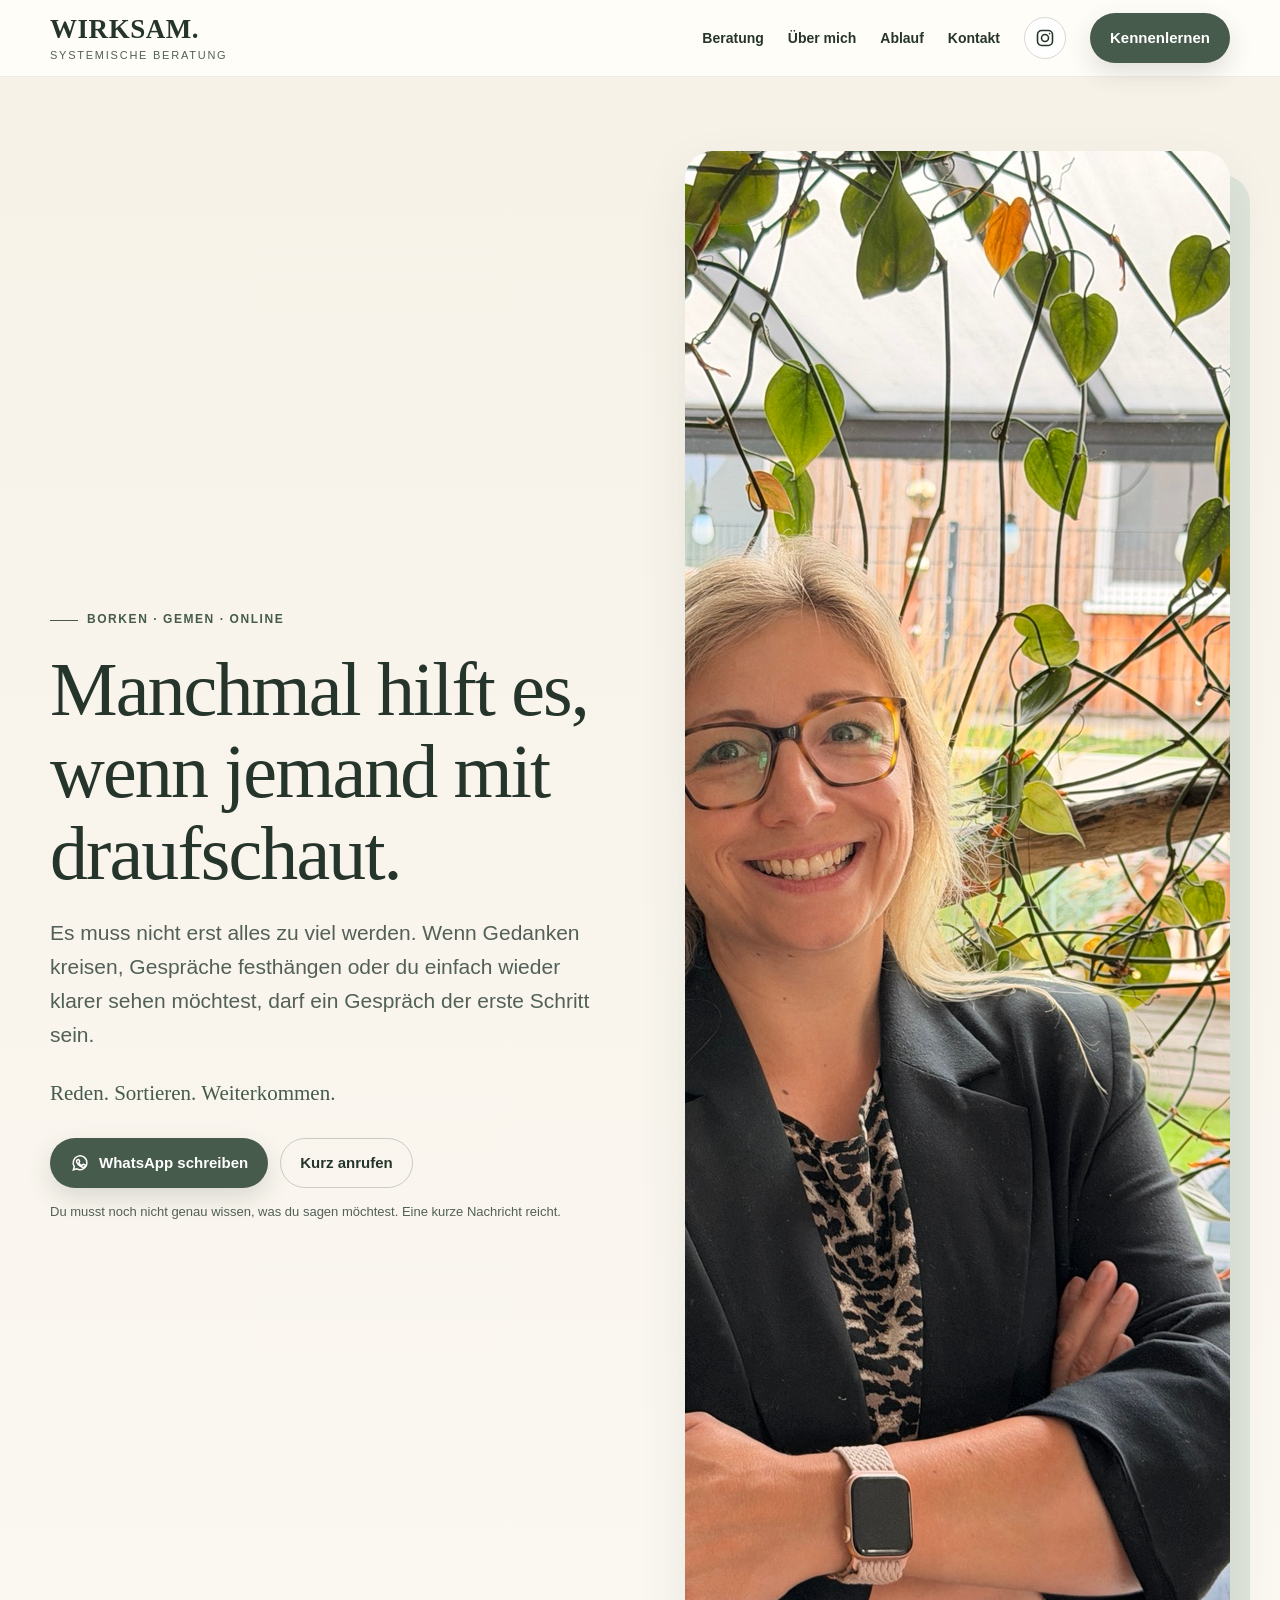
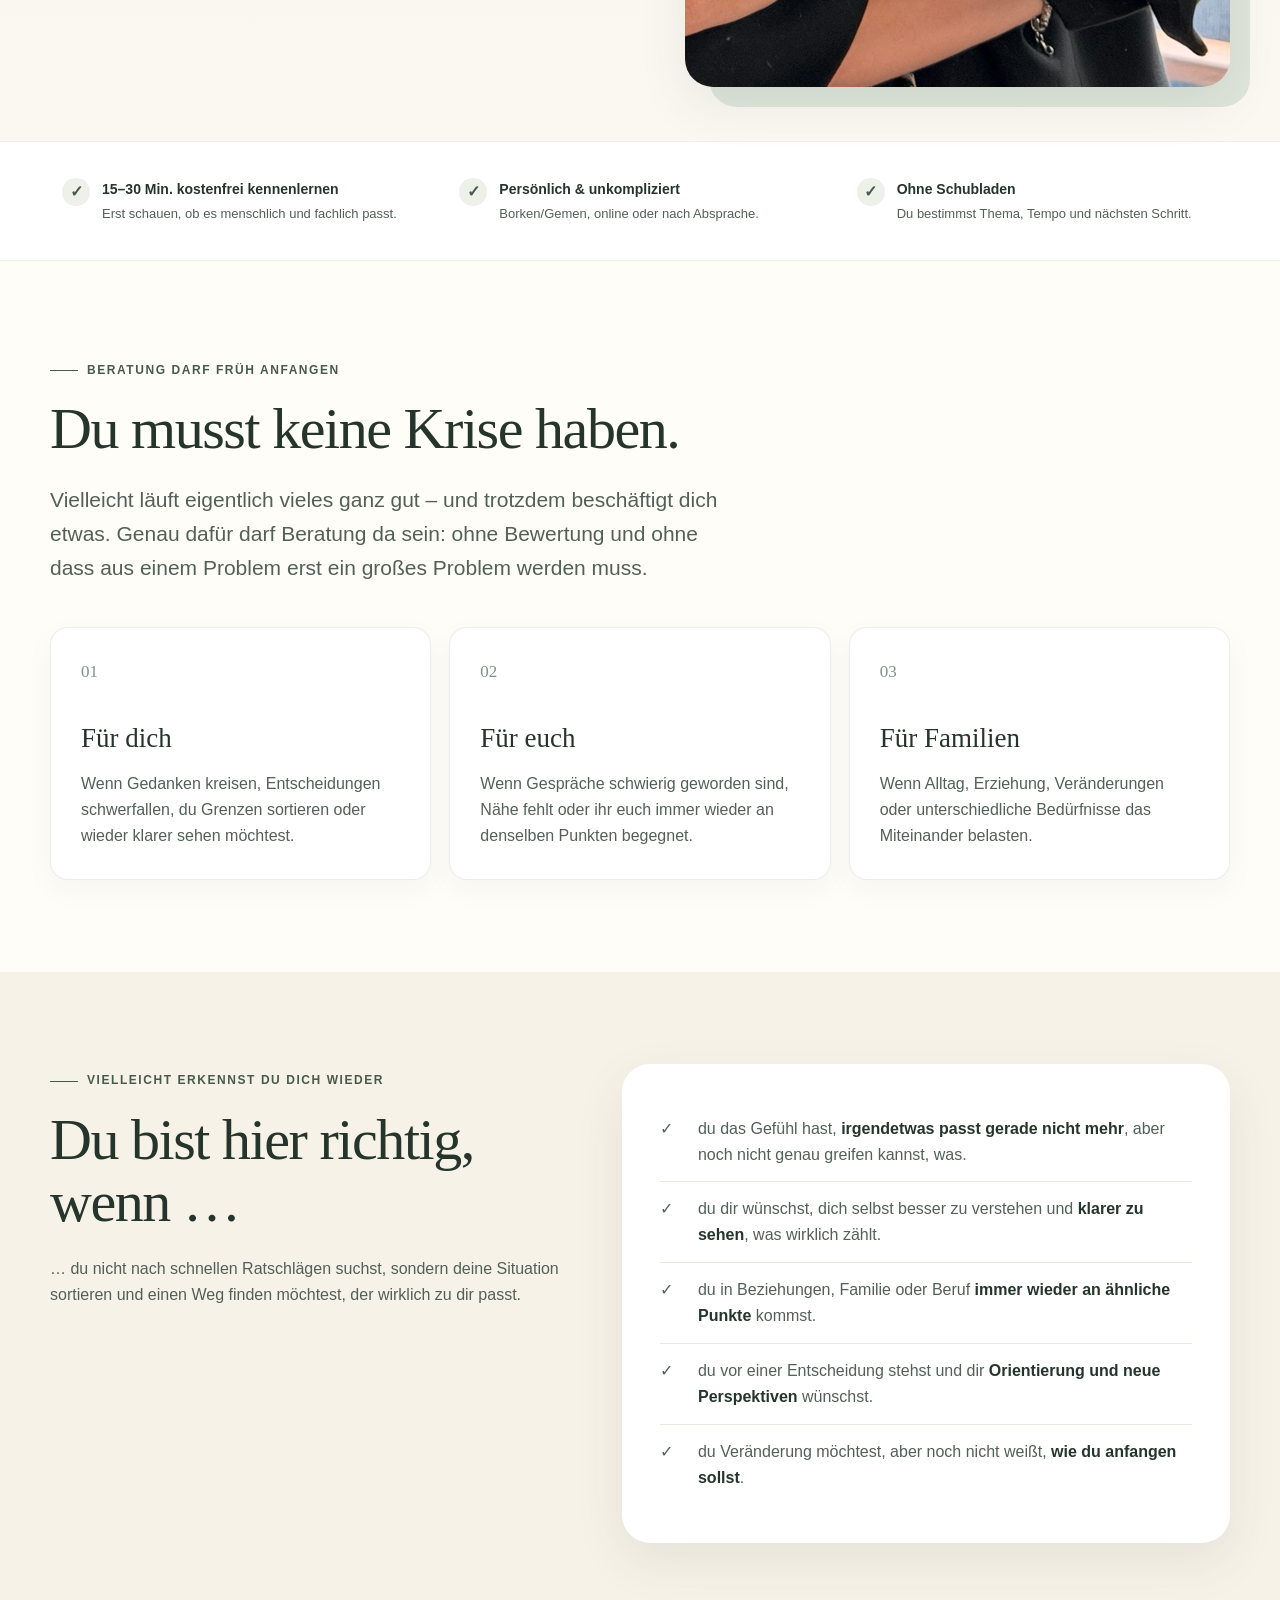
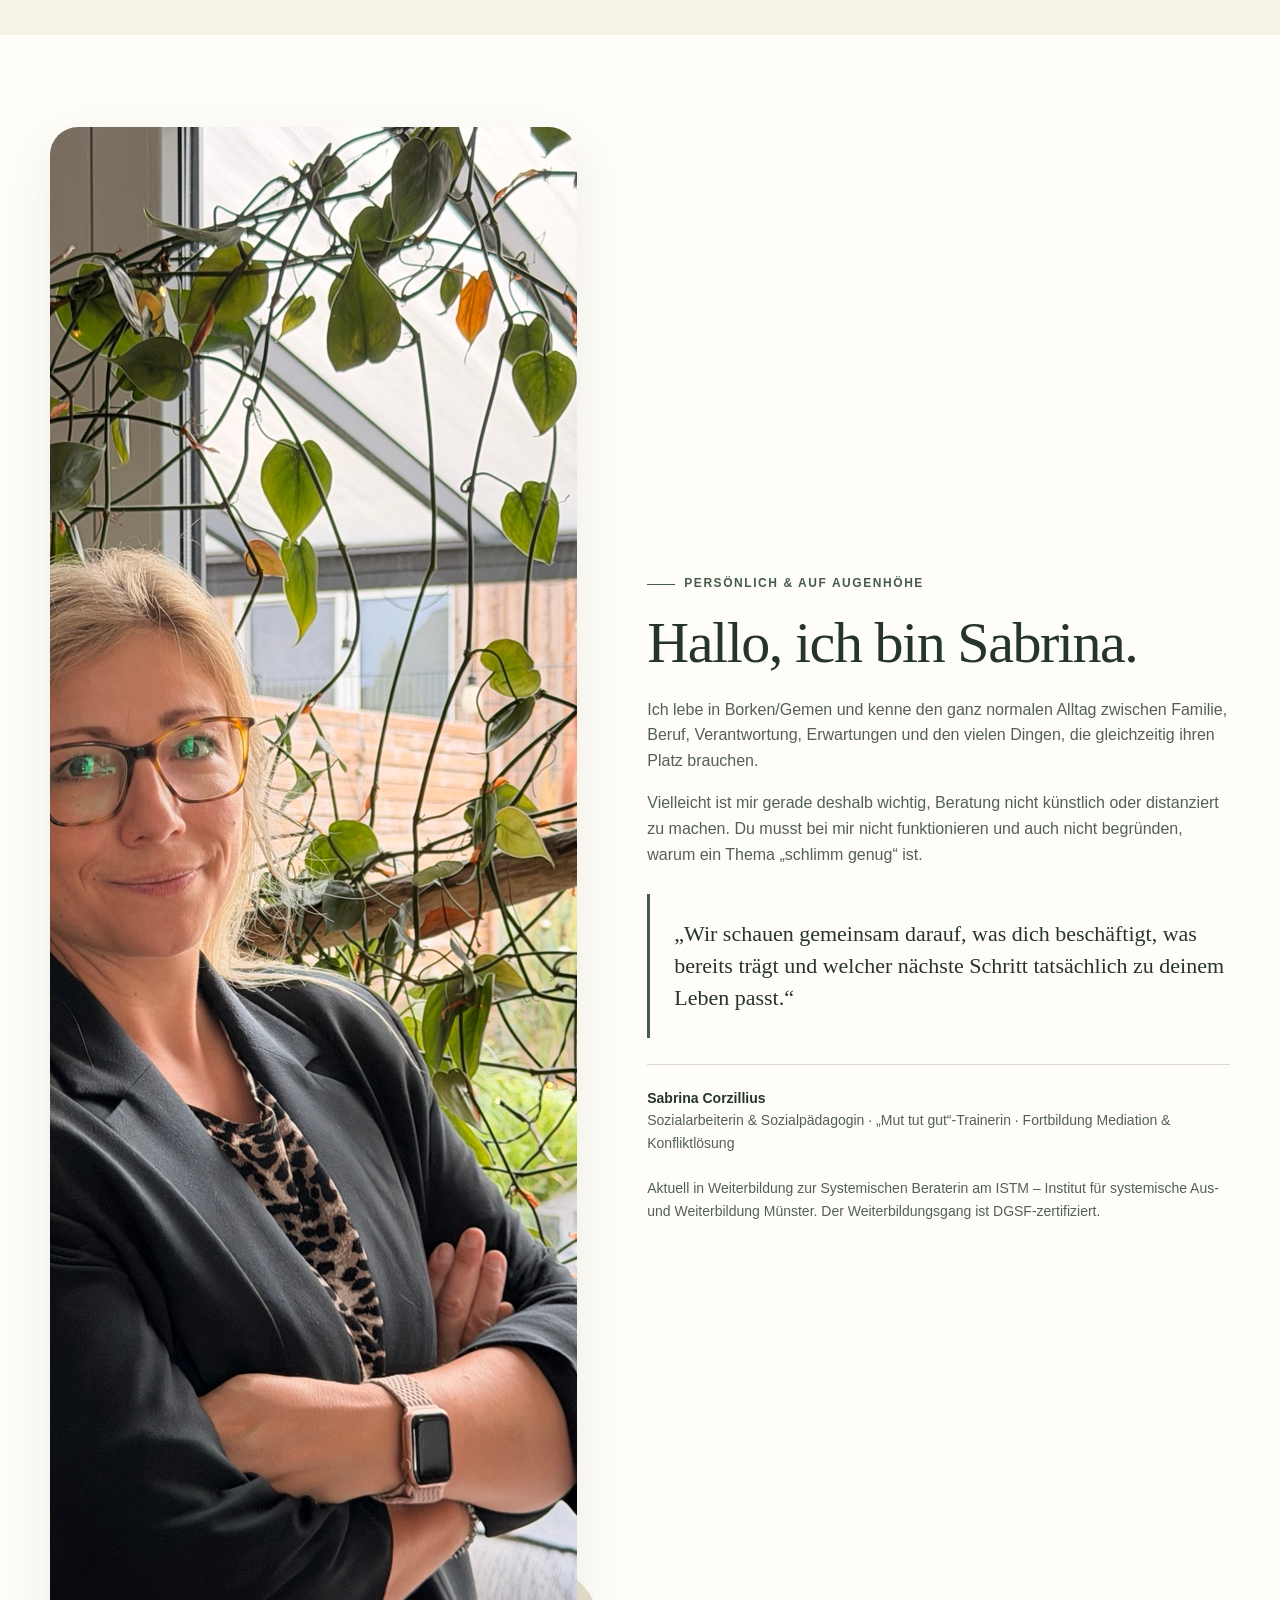
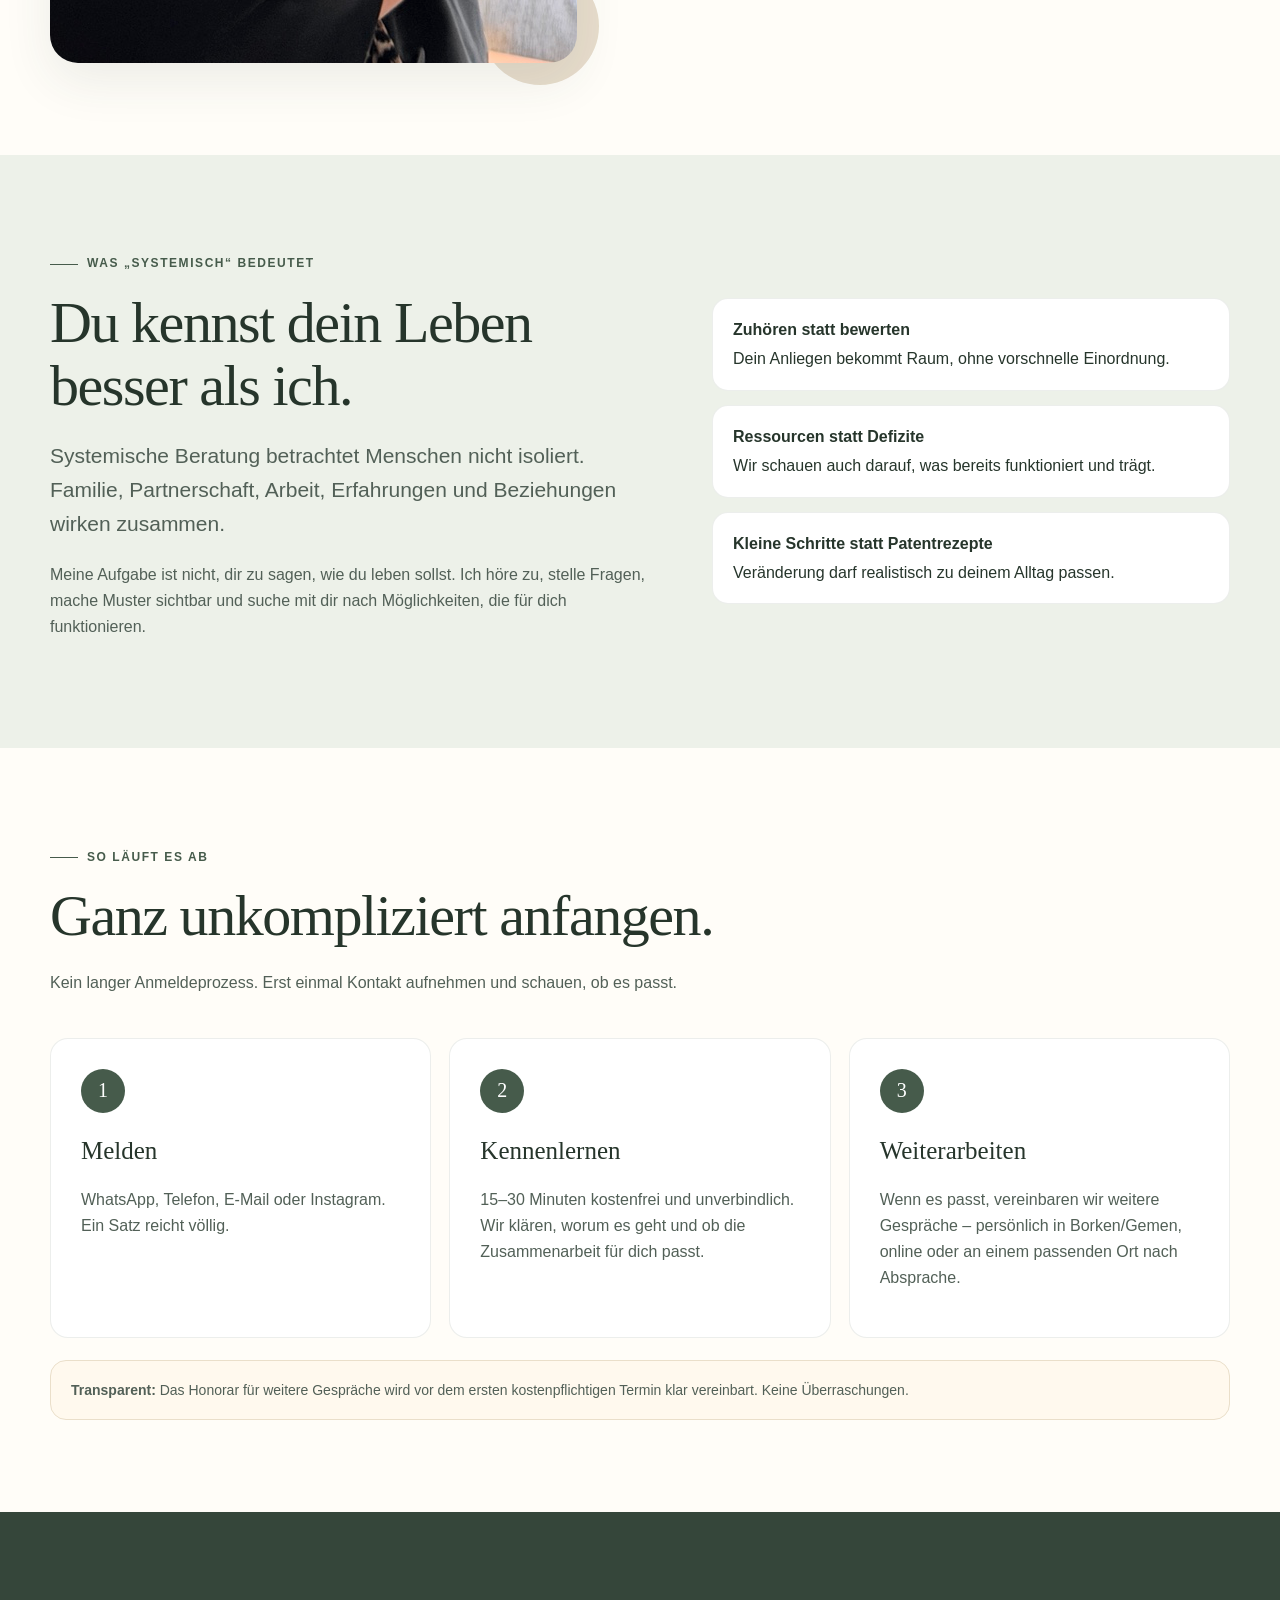
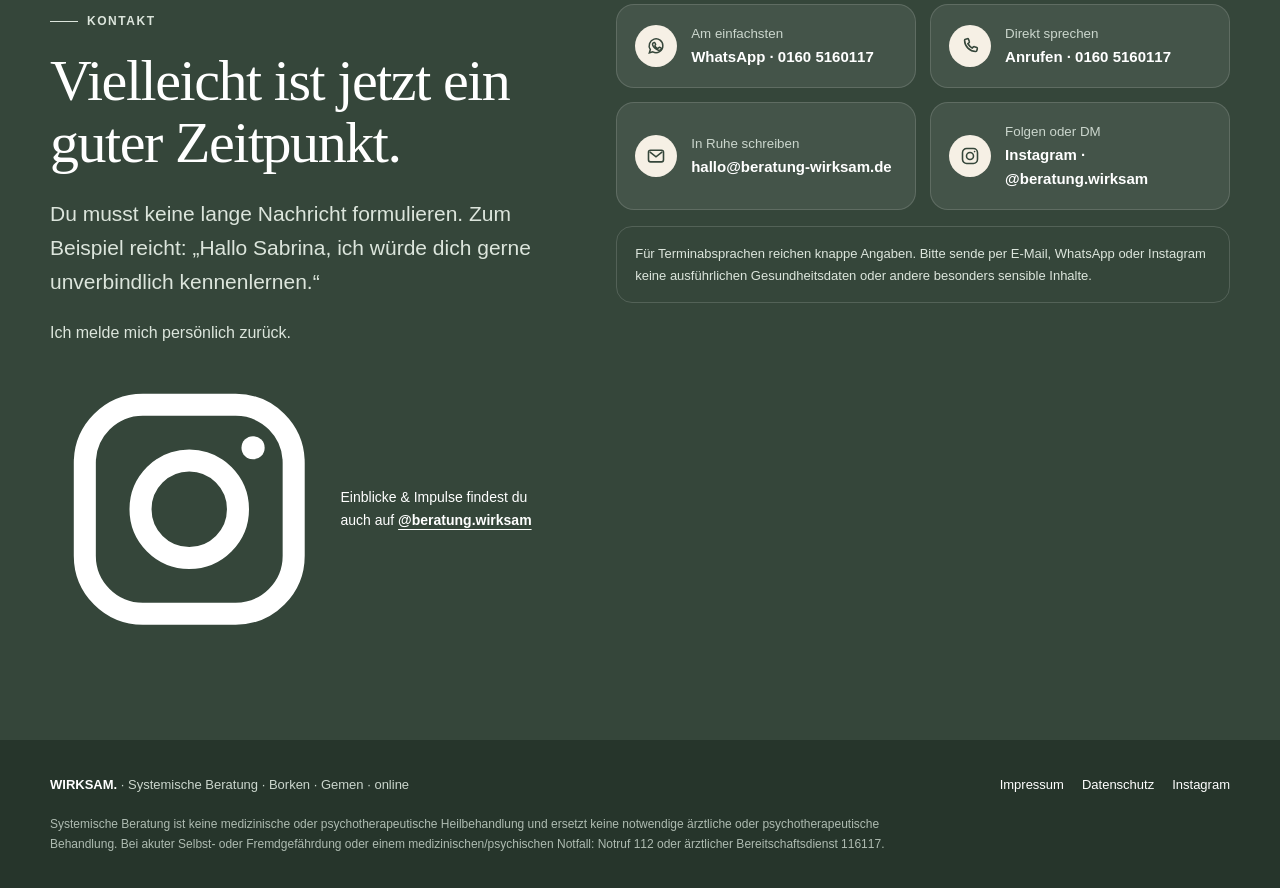
<file: index.html>
<!doctype html>
<html lang="de">
<head>
<meta charset="utf-8">
<meta name="viewport" content="width=device-width,initial-scale=1">
<title>WIRKSAM. | Systemische Beratung in Borken & online</title>
<meta name="description" content="WIRKSAM. – niedrigschwellige systemische Beratung für Einzelne, Paare und Familien in Borken/Gemen und online. Erstes Kennenlernen kostenfrei.">
<link rel="canonical" href="https://beratung-wirksam.de/">
<link rel="icon" href="assets/favicon.svg" type="image/svg+xml">
<meta property="og:title" content="WIRKSAM. | Systemische Beratung">
<meta property="og:description" content="Reden. Sortieren. Weiterkommen. Persönlich in Borken/Gemen & online.">
<meta property="og:url" content="https://beratung-wirksam.de/">
<meta property="og:type" content="website">
<meta property="og:image" content="https://beratung-wirksam.de/assets/sabrina-hero.jpg">
<link rel="stylesheet" href="styles.css?v=20260908-2">
</head>
<body>
<a class="skip-link" href="#main">Zum Inhalt springen</a>

<header class="site-header">
  <div class="container nav">
    <a class="brand" href="#top" aria-label="WIRKSAM. Startseite">
      <strong>WIRKSAM.</strong>
      <span>Systemische Beratung</span>
    </a>
    <nav class="nav-links" aria-label="Hauptnavigation">
      <a href="#beratung">Beratung</a>
      <a href="#sabrina">Über mich</a>
      <a href="#ablauf">Ablauf</a>
      <a href="#kontakt">Kontakt</a>
      <a class="nav-instagram" href="https://www.instagram.com/beratung.wirksam/" target="_blank" rel="noopener noreferrer" aria-label="WIRKSAM. auf Instagram">
        
<svg viewBox="0 0 24 24" aria-hidden="true" fill="none" stroke="currentColor" stroke-width="1.9">
<rect x="3" y="3" width="18" height="18" rx="5"></rect>
<circle cx="12" cy="12" r="4.2"></circle>
<circle cx="17.5" cy="6.7" r="1" fill="currentColor" stroke="none"></circle>
</svg>

      </a>
      <a class="btn btn-primary nav-contact" href="#kontakt">Kennenlernen</a>
    </nav>
  </div>
</header>

<main id="main">
<section class="hero" id="top">
  <div class="container hero-grid">
    <div>
      <div class="eyebrow">Borken · Gemen · online</div>
      <h1>Manchmal hilft es, wenn jemand mit draufschaut.</h1>
      <p class="lead">Es muss nicht erst alles zu viel werden. Wenn Gedanken kreisen, Gespräche festhängen oder du einfach wieder klarer sehen möchtest, darf ein Gespräch der erste Schritt sein.</p>
      <p class="hero-quote">Reden. Sortieren. Weiterkommen.</p>
      <div class="cta-row">
        <a class="btn btn-primary" href="https://wa.me/491605160117?text=Hallo%20Sabrina%2C%20ich%20w%C3%BCrde%20dich%20gerne%20unverbindlich%20kennenlernen." target="_blank" rel="noopener noreferrer">
<svg viewBox="0 0 24 24" aria-hidden="true" fill="none" stroke="currentColor" stroke-width="1.8">
<path d="M20.2 11.7a8.2 8.2 0 0 1-12 7.3L4 20.2l1.2-4a8.2 8.2 0 1 1 15-4.5Z"/>
<path d="M9 8.3c.3-.6.6-.6.9-.6h.4c.1 0 .3 0 .4.4l.8 1.8c.1.3.1.5-.1.7l-.6.8c-.2.2-.2.4 0 .7.8 1.3 1.8 2.2 3.1 2.8.3.1.5.1.7-.1l.9-1.1c.2-.2.4-.3.7-.2l1.8.8c.3.1.4.3.4.5 0 .2-.1 1.2-.8 1.7-.7.5-1.6.8-2.7.5-1.1-.3-2.5-.8-4.2-2.3-1.4-1.3-2.4-2.8-2.7-3.9-.3-1-.1-1.8.2-2.3Z"/>
</svg>
 WhatsApp schreiben</a>
        <a class="btn btn-secondary" href="tel:+491605160117">Kurz anrufen</a>
      </div>
      <p class="microcopy">Du musst noch nicht genau wissen, was du sagen möchtest. Eine kurze Nachricht reicht.</p>
    </div>
    <div class="hero-photo">
      <img src="assets/sabrina-hero.jpg" alt="Sabrina blickt lächelnd direkt in die Kamera" width="1152" height="1536" fetchpriority="high">
    </div>
  </div>
</section>

<section class="trustbar" aria-label="Rahmen der Beratung">
  <div class="container trustgrid">
    <div class="trustitem"><div class="check">✓</div><div><strong>15–30 Min. kostenfrei kennenlernen</strong><span>Erst schauen, ob es menschlich und fachlich passt.</span></div></div>
    <div class="trustitem"><div class="check">✓</div><div><strong>Persönlich & unkompliziert</strong><span>Borken/Gemen, online oder nach Absprache.</span></div></div>
    <div class="trustitem"><div class="check">✓</div><div><strong>Ohne Schubladen</strong><span>Du bestimmst Thema, Tempo und nächsten Schritt.</span></div></div>
  </div>
</section>

<section class="section" id="beratung">
  <div class="container">
    <div class="section-head">
      <div class="eyebrow">Beratung darf früh anfangen</div>
      <h2>Du musst keine Krise haben.</h2>
      <p class="lead">Vielleicht läuft eigentlich vieles ganz gut – und trotzdem beschäftigt dich etwas. Genau dafür darf Beratung da sein: ohne Bewertung und ohne dass aus einem Problem erst ein großes Problem werden muss.</p>
    </div>
    <div class="cards">
      <article class="card"><div class="card-number">01</div><h3>Für dich</h3><p>Wenn Gedanken kreisen, Entscheidungen schwerfallen, du Grenzen sortieren oder wieder klarer sehen möchtest.</p></article>
      <article class="card"><div class="card-number">02</div><h3>Für euch</h3><p>Wenn Gespräche schwierig geworden sind, Nähe fehlt oder ihr euch immer wieder an denselben Punkten begegnet.</p></article>
      <article class="card"><div class="card-number">03</div><h3>Für Familien</h3><p>Wenn Alltag, Erziehung, Veränderungen oder unterschiedliche Bedürfnisse das Miteinander belasten.</p></article>
    </div>
  </div>
</section>

<section class="section alt">
  <div class="container goodfit">
    <div class="section-head">
      <div class="eyebrow">Vielleicht erkennst du dich wieder</div>
      <h2>Du bist hier richtig, wenn …</h2>
      <p>… du nicht nach schnellen Ratschlägen suchst, sondern deine Situation sortieren und einen Weg finden möchtest, der wirklich zu dir passt.</p>
    </div>
    <div class="goodfit-panel">
      <ul class="goodfit-list">
        <li><span>✓</span><span>du das Gefühl hast, <b>irgendetwas passt gerade nicht mehr</b>, aber noch nicht genau greifen kannst, was.</span></li>
        <li><span>✓</span><span>du dir wünschst, dich selbst besser zu verstehen und <b>klarer zu sehen</b>, was wirklich zählt.</span></li>
        <li><span>✓</span><span>du in Beziehungen, Familie oder Beruf <b>immer wieder an ähnliche Punkte</b> kommst.</span></li>
        <li><span>✓</span><span>du vor einer Entscheidung stehst und dir <b>Orientierung und neue Perspektiven</b> wünschst.</span></li>
        <li><span>✓</span><span>du Veränderung möchtest, aber noch nicht weißt, <b>wie du anfangen sollst</b>.</span></li>
      </ul>
    </div>
  </div>
</section>

<section class="section" id="sabrina">
  <div class="container about-grid">
    <div class="about-photo-wrap">
      <img src="assets/sabrina-portrait.jpg" alt="Sabrina blickt freundlich direkt in die Kamera" width="1152" height="1536" loading="lazy">
    </div>
    <div class="about-copy">
      <div class="eyebrow">Persönlich & auf Augenhöhe</div>
      <h2>Hallo, ich bin Sabrina.</h2>
      <p>Ich lebe in Borken/Gemen und kenne den ganz normalen Alltag zwischen Familie, Beruf, Verantwortung, Erwartungen und den vielen Dingen, die gleichzeitig ihren Platz brauchen.</p>
      <p>Vielleicht ist mir gerade deshalb wichtig, Beratung nicht künstlich oder distanziert zu machen. Du musst bei mir nicht funktionieren und auch nicht begründen, warum ein Thema „schlimm genug“ ist.</p>
      <p class="quote">„Wir schauen gemeinsam darauf, was dich beschäftigt, was bereits trägt und welcher nächste Schritt tatsächlich zu deinem Leben passt.“</p>
      <div class="credentials">
        <strong>Sabrina Corzillius</strong><br>
        Sozialarbeiterin & Sozialpädagogin · „Mut tut gut“-Trainerin · Fortbildung Mediation & Konfliktlösung<br><br>
        Aktuell in Weiterbildung zur Systemischen Beraterin am ISTM – Institut für systemische Aus- und Weiterbildung Münster. Der Weiterbildungsgang ist DGSF-zertifiziert.
      </div>
    </div>
  </div>
</section>

<section class="section soft">
  <div class="container systemic-grid">
    <div>
      <div class="eyebrow">Was „systemisch“ bedeutet</div>
      <h2>Du kennst dein Leben besser als ich.</h2>
      <p class="lead">Systemische Beratung betrachtet Menschen nicht isoliert. Familie, Partnerschaft, Arbeit, Erfahrungen und Beziehungen wirken zusammen.</p>
      <p>Meine Aufgabe ist nicht, dir zu sagen, wie du leben sollst. Ich höre zu, stelle Fragen, mache Muster sichtbar und suche mit dir nach Möglichkeiten, die für dich funktionieren.</p>
    </div>
    <div class="principles">
      <div class="principle"><strong>Zuhören statt bewerten</strong><span>Dein Anliegen bekommt Raum, ohne vorschnelle Einordnung.</span></div>
      <div class="principle"><strong>Ressourcen statt Defizite</strong><span>Wir schauen auch darauf, was bereits funktioniert und trägt.</span></div>
      <div class="principle"><strong>Kleine Schritte statt Patentrezepte</strong><span>Veränderung darf realistisch zu deinem Alltag passen.</span></div>
    </div>
  </div>
</section>

<section class="section" id="ablauf">
  <div class="container">
    <div class="section-head">
      <div class="eyebrow">So läuft es ab</div>
      <h2>Ganz unkompliziert anfangen.</h2>
      <p>Kein langer Anmeldeprozess. Erst einmal Kontakt aufnehmen und schauen, ob es passt.</p>
    </div>
    <div class="steps">
      <article class="step"><div class="num">1</div><h3>Melden</h3><p>WhatsApp, Telefon, E-Mail oder Instagram. Ein Satz reicht völlig.</p></article>
      <article class="step"><div class="num">2</div><h3>Kennenlernen</h3><p>15–30 Minuten kostenfrei und unverbindlich. Wir klären, worum es geht und ob die Zusammenarbeit für dich passt.</p></article>
      <article class="step"><div class="num">3</div><h3>Weiterarbeiten</h3><p>Wenn es passt, vereinbaren wir weitere Gespräche – persönlich in Borken/Gemen, online oder an einem passenden Ort nach Absprache.</p></article>
    </div>
    <div class="price-note"><strong>Transparent:</strong> Das Honorar für weitere Gespräche wird vor dem ersten kostenpflichtigen Termin klar vereinbart. Keine Überraschungen.</div>
  </div>
</section>

<section class="section contact" id="kontakt">
  <div class="container contact-grid">
    <div>
      <div class="eyebrow">Kontakt</div>
      <h2>Vielleicht ist jetzt ein guter Zeitpunkt.</h2>
      <p class="lead">Du musst keine lange Nachricht formulieren. Zum Beispiel reicht: „Hallo Sabrina, ich würde dich gerne unverbindlich kennenlernen.“</p>
      <p>Ich melde mich persönlich zurück.</p>
      <div class="instagram-strip">
        
<svg viewBox="0 0 24 24" aria-hidden="true" fill="none" stroke="currentColor" stroke-width="1.9">
<rect x="3" y="3" width="18" height="18" rx="5"></rect>
<circle cx="12" cy="12" r="4.2"></circle>
<circle cx="17.5" cy="6.7" r="1" fill="currentColor" stroke="none"></circle>
</svg>

        <span>Einblicke & Impulse findest du auch auf <a href="https://www.instagram.com/beratung.wirksam/" target="_blank" rel="noopener noreferrer">@beratung.wirksam</a></span>
      </div>
    </div>
    <div>
      <div class="contact-cards">
        <a class="contact-card" href="https://wa.me/491605160117?text=Hallo%20Sabrina%2C%20ich%20w%C3%BCrde%20dich%20gerne%20unverbindlich%20kennenlernen." target="_blank" rel="noopener noreferrer"><span class="contact-icon">
<svg viewBox="0 0 24 24" aria-hidden="true" fill="none" stroke="currentColor" stroke-width="1.8">
<path d="M20.2 11.7a8.2 8.2 0 0 1-12 7.3L4 20.2l1.2-4a8.2 8.2 0 1 1 15-4.5Z"/>
<path d="M9 8.3c.3-.6.6-.6.9-.6h.4c.1 0 .3 0 .4.4l.8 1.8c.1.3.1.5-.1.7l-.6.8c-.2.2-.2.4 0 .7.8 1.3 1.8 2.2 3.1 2.8.3.1.5.1.7-.1l.9-1.1c.2-.2.4-.3.7-.2l1.8.8c.3.1.4.3.4.5 0 .2-.1 1.2-.8 1.7-.7.5-1.6.8-2.7.5-1.1-.3-2.5-.8-4.2-2.3-1.4-1.3-2.4-2.8-2.7-3.9-.3-1-.1-1.8.2-2.3Z"/>
</svg>
</span><span><small>Am einfachsten</small><strong>WhatsApp · 0160 5160117</strong></span></a>
        <a class="contact-card" href="tel:+491605160117"><span class="contact-icon">
<svg viewBox="0 0 24 24" aria-hidden="true" fill="none" stroke="currentColor" stroke-width="1.9">
<path d="M6.5 3.8 9 3.2c.5-.1 1 .2 1.2.7l1 2.7c.2.5.1 1-.3 1.4l-1.4 1.3a14.4 14.4 0 0 0 5.2 5.2l1.3-1.4c.4-.4.9-.5 1.4-.3l2.7 1c.5.2.8.7.7 1.2l-.6 2.5c-.1.6-.7 1-1.3 1C11.7 18.5 5.5 12.3 5.5 5.1c0-.6.4-1.2 1-1.3Z"/>
</svg>
</span><span><small>Direkt sprechen</small><strong>Anrufen · 0160 5160117</strong></span></a>
        <a class="contact-card" href="mailto:hallo@beratung-wirksam.de"><span class="contact-icon">
<svg viewBox="0 0 24 24" aria-hidden="true" fill="none" stroke="currentColor" stroke-width="1.9">
<rect x="3" y="5" width="18" height="14" rx="2.5"></rect>
<path d="m4.5 7 7.5 6 7.5-6"></path>
</svg>
</span><span><small>In Ruhe schreiben</small><strong>hallo@beratung-wirksam.de</strong></span></a>
        <a class="contact-card" href="https://www.instagram.com/beratung.wirksam/" target="_blank" rel="noopener noreferrer"><span class="contact-icon">
<svg viewBox="0 0 24 24" aria-hidden="true" fill="none" stroke="currentColor" stroke-width="1.9">
<rect x="3" y="3" width="18" height="18" rx="5"></rect>
<circle cx="12" cy="12" r="4.2"></circle>
<circle cx="17.5" cy="6.7" r="1" fill="currentColor" stroke="none"></circle>
</svg>
</span><span><small>Folgen oder DM</small><strong>Instagram · @beratung.wirksam</strong></span></a>
      </div>
      <div class="contact-note">Für Terminabsprachen reichen knappe Angaben. Bitte sende per E-Mail, WhatsApp oder Instagram keine ausführlichen Gesundheitsdaten oder andere besonders sensible Inhalte.</div>
    </div>
  </div>
</section>
</main>

<footer class="footer">
  <div class="container">
    <div class="footer-row">
      <div><strong style="color:#fff">WIRKSAM.</strong> · Systemische Beratung · Borken · Gemen · online</div>
      <div class="footer-links"><a href="impressum.html">Impressum</a><a href="datenschutz.html">Datenschutz</a><a href="https://www.instagram.com/beratung.wirksam/" target="_blank" rel="noopener noreferrer">Instagram</a></div>
    </div>
    <div class="disclaimer">Systemische Beratung ist keine medizinische oder psychotherapeutische Heilbehandlung und ersetzt keine notwendige ärztliche oder psychotherapeutische Behandlung. Bei akuter Selbst- oder Fremdgefährdung oder einem medizinischen/psychischen Notfall: Notruf 112 oder ärztlicher Bereitschaftsdienst 116117.</div>
  </div>
</footer>

<div class="mobile-actions" aria-label="Schnellkontakt">
  <a class="wa" href="https://wa.me/491605160117?text=Hallo%20Sabrina%2C%20ich%20w%C3%BCrde%20dich%20gerne%20unverbindlich%20kennenlernen." target="_blank" rel="noopener noreferrer">
<svg viewBox="0 0 24 24" aria-hidden="true" fill="none" stroke="currentColor" stroke-width="1.8">
<path d="M20.2 11.7a8.2 8.2 0 0 1-12 7.3L4 20.2l1.2-4a8.2 8.2 0 1 1 15-4.5Z"/>
<path d="M9 8.3c.3-.6.6-.6.9-.6h.4c.1 0 .3 0 .4.4l.8 1.8c.1.3.1.5-.1.7l-.6.8c-.2.2-.2.4 0 .7.8 1.3 1.8 2.2 3.1 2.8.3.1.5.1.7-.1l.9-1.1c.2-.2.4-.3.7-.2l1.8.8c.3.1.4.3.4.5 0 .2-.1 1.2-.8 1.7-.7.5-1.6.8-2.7.5-1.1-.3-2.5-.8-4.2-2.3-1.4-1.3-2.4-2.8-2.7-3.9-.3-1-.1-1.8.2-2.3Z"/>
</svg>
 WhatsApp</a>
  <a class="call" href="tel:+491605160117">
<svg viewBox="0 0 24 24" aria-hidden="true" fill="none" stroke="currentColor" stroke-width="1.9">
<path d="M6.5 3.8 9 3.2c.5-.1 1 .2 1.2.7l1 2.7c.2.5.1 1-.3 1.4l-1.4 1.3a14.4 14.4 0 0 0 5.2 5.2l1.3-1.4c.4-.4.9-.5 1.4-.3l2.7 1c.5.2.8.7.7 1.2l-.6 2.5c-.1.6-.7 1-1.3 1C11.7 18.5 5.5 12.3 5.5 5.1c0-.6.4-1.2 1-1.3Z"/>
</svg>
 Anrufen</a>
</div>
</body>
</html>
</file>
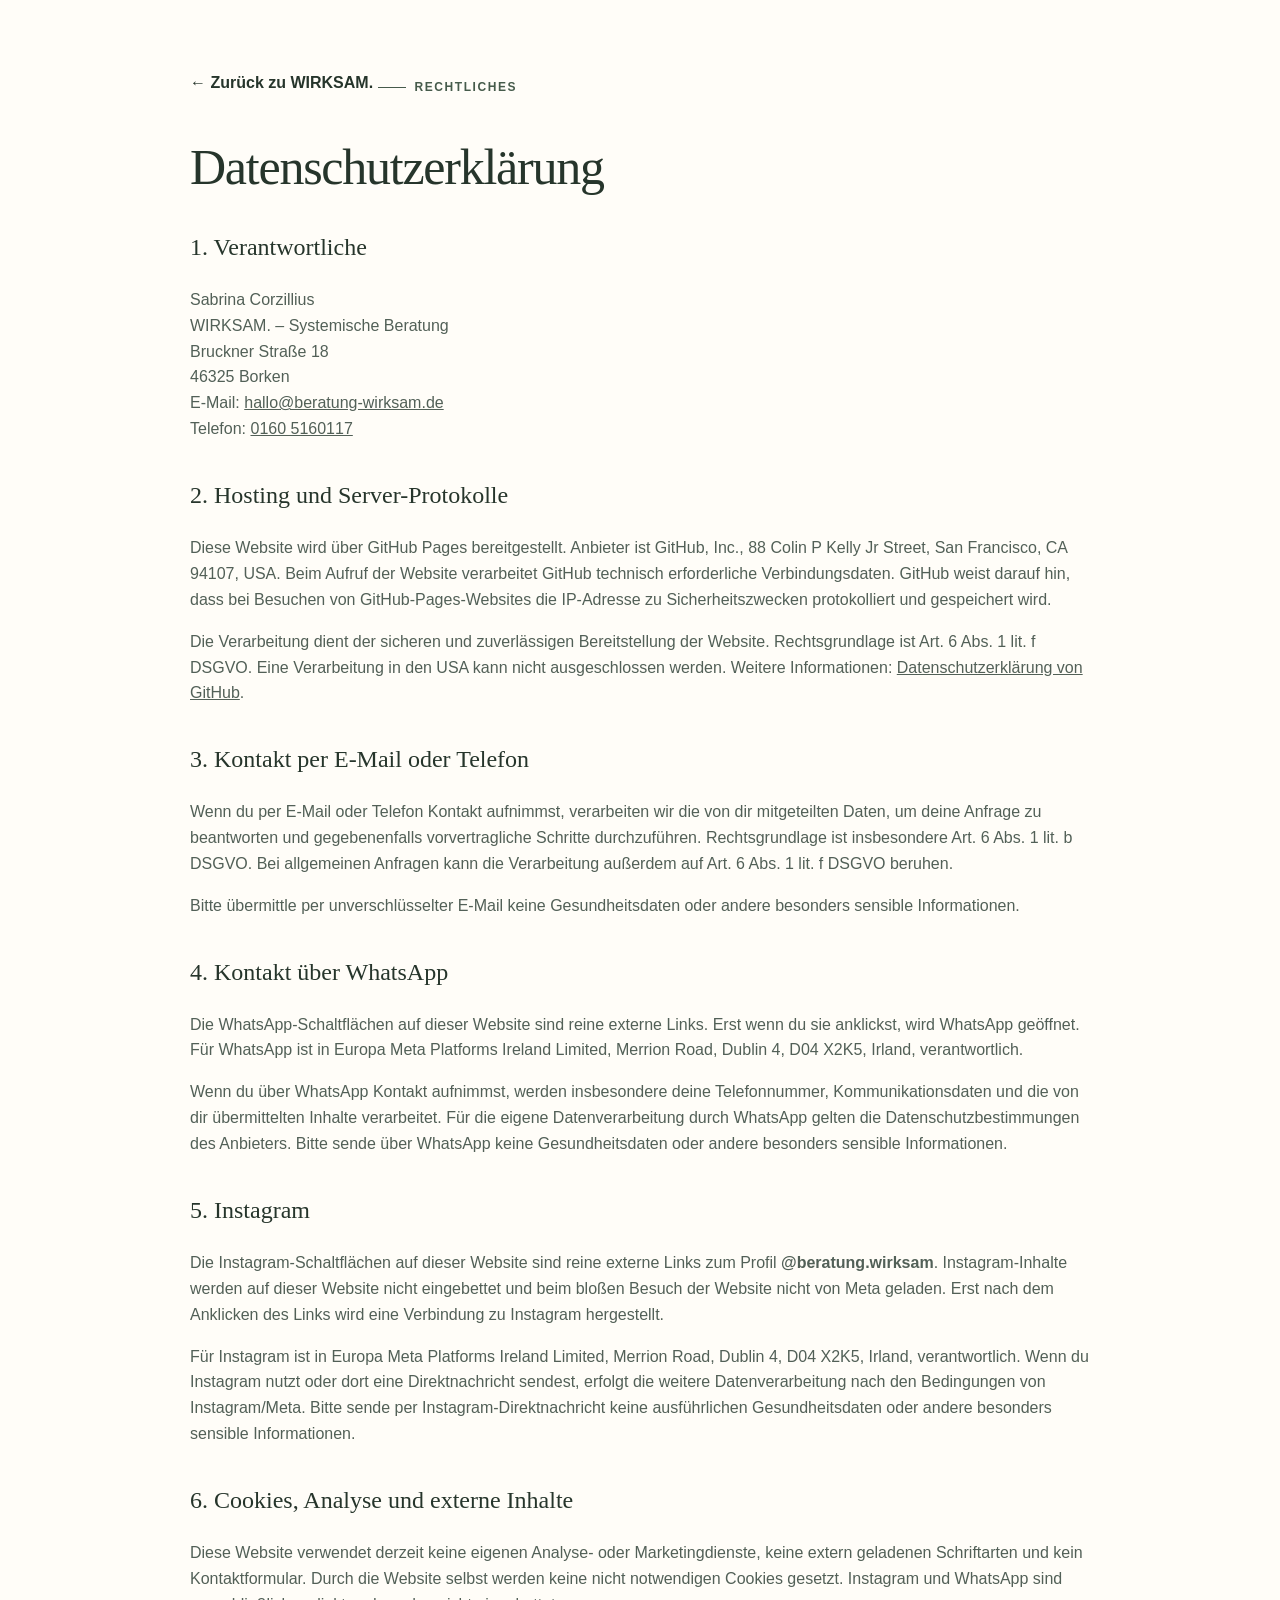
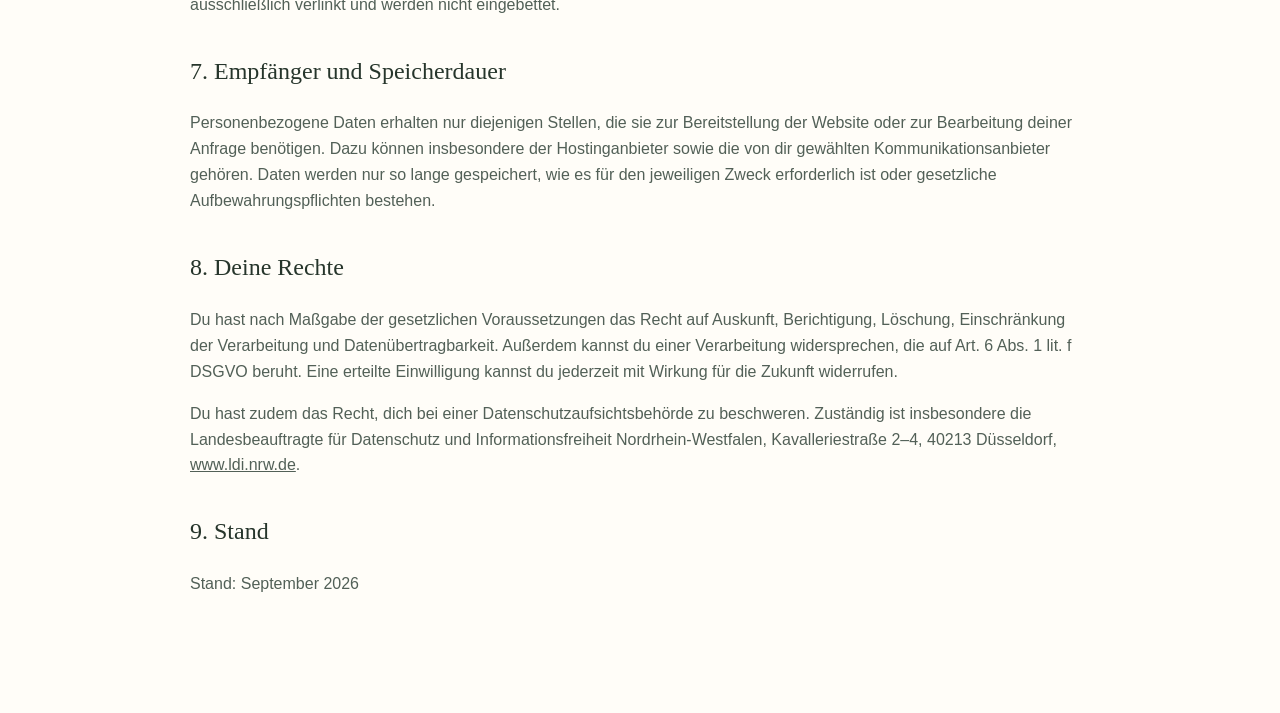
<file: datenschutz.html>
<!doctype html>
<html lang="de"><head><meta charset="utf-8"><meta name="viewport" content="width=device-width,initial-scale=1">
<title>Datenschutz | WIRKSAM.</title><link rel="icon" href="assets/favicon.svg" type="image/svg+xml"><link rel="stylesheet" href="styles.css"></head>
<body><main class="legal"><div class="container">
<a class="backlink" href="index.html">← Zurück zu WIRKSAM.</a>
<div class="eyebrow">Rechtliches</div><h1>Datenschutzerklärung</h1>
<h2>1. Verantwortliche</h2>
<p>Sabrina Corzillius<br>WIRKSAM. – Systemische Beratung<br>Bruckner Straße 18<br>46325 Borken<br>
E-Mail: <a href="mailto:hallo@beratung-wirksam.de">hallo@beratung-wirksam.de</a><br>Telefon: <a href="tel:+491605160117">0160 5160117</a></p>

<h2>2. Hosting und Server-Protokolle</h2>
<p>Diese Website wird über GitHub Pages bereitgestellt. Anbieter ist GitHub, Inc., 88 Colin P Kelly Jr Street, San Francisco, CA 94107, USA. Beim Aufruf der Website verarbeitet GitHub technisch erforderliche Verbindungsdaten. GitHub weist darauf hin, dass bei Besuchen von GitHub-Pages-Websites die IP-Adresse zu Sicherheitszwecken protokolliert und gespeichert wird.</p>
<p>Die Verarbeitung dient der sicheren und zuverlässigen Bereitstellung der Website. Rechtsgrundlage ist Art. 6 Abs. 1 lit. f DSGVO. Eine Verarbeitung in den USA kann nicht ausgeschlossen werden. Weitere Informationen: <a href="https://docs.github.com/de/site-policy/privacy-policies/github-general-privacy-statement" target="_blank" rel="noopener noreferrer">Datenschutzerklärung von GitHub</a>.</p>

<h2>3. Kontakt per E-Mail oder Telefon</h2>
<p>Wenn du per E-Mail oder Telefon Kontakt aufnimmst, verarbeiten wir die von dir mitgeteilten Daten, um deine Anfrage zu beantworten und gegebenenfalls vorvertragliche Schritte durchzuführen. Rechtsgrundlage ist insbesondere Art. 6 Abs. 1 lit. b DSGVO. Bei allgemeinen Anfragen kann die Verarbeitung außerdem auf Art. 6 Abs. 1 lit. f DSGVO beruhen.</p>
<p>Bitte übermittle per unverschlüsselter E-Mail keine Gesundheitsdaten oder andere besonders sensible Informationen.</p>

<h2>4. Kontakt über WhatsApp</h2>
<p>Die WhatsApp-Schaltflächen auf dieser Website sind reine externe Links. Erst wenn du sie anklickst, wird WhatsApp geöffnet. Für WhatsApp ist in Europa Meta Platforms Ireland Limited, Merrion Road, Dublin 4, D04 X2K5, Irland, verantwortlich.</p>
<p>Wenn du über WhatsApp Kontakt aufnimmst, werden insbesondere deine Telefonnummer, Kommunikationsdaten und die von dir übermittelten Inhalte verarbeitet. Für die eigene Datenverarbeitung durch WhatsApp gelten die Datenschutzbestimmungen des Anbieters. Bitte sende über WhatsApp keine Gesundheitsdaten oder andere besonders sensible Informationen.</p>

<h2>5. Instagram</h2>
<p>Die Instagram-Schaltflächen auf dieser Website sind reine externe Links zum Profil <strong>@beratung.wirksam</strong>. Instagram-Inhalte werden auf dieser Website nicht eingebettet und beim bloßen Besuch der Website nicht von Meta geladen. Erst nach dem Anklicken des Links wird eine Verbindung zu Instagram hergestellt.</p>
<p>Für Instagram ist in Europa Meta Platforms Ireland Limited, Merrion Road, Dublin 4, D04 X2K5, Irland, verantwortlich. Wenn du Instagram nutzt oder dort eine Direktnachricht sendest, erfolgt die weitere Datenverarbeitung nach den Bedingungen von Instagram/Meta. Bitte sende per Instagram-Direktnachricht keine ausführlichen Gesundheitsdaten oder andere besonders sensible Informationen.</p>

<h2>6. Cookies, Analyse und externe Inhalte</h2>
<p>Diese Website verwendet derzeit keine eigenen Analyse- oder Marketingdienste, keine extern geladenen Schriftarten und kein Kontaktformular. Durch die Website selbst werden keine nicht notwendigen Cookies gesetzt. Instagram und WhatsApp sind ausschließlich verlinkt und werden nicht eingebettet.</p>

<h2>7. Empfänger und Speicherdauer</h2>
<p>Personenbezogene Daten erhalten nur diejenigen Stellen, die sie zur Bereitstellung der Website oder zur Bearbeitung deiner Anfrage benötigen. Dazu können insbesondere der Hostinganbieter sowie die von dir gewählten Kommunikationsanbieter gehören. Daten werden nur so lange gespeichert, wie es für den jeweiligen Zweck erforderlich ist oder gesetzliche Aufbewahrungspflichten bestehen.</p>

<h2>8. Deine Rechte</h2>
<p>Du hast nach Maßgabe der gesetzlichen Voraussetzungen das Recht auf Auskunft, Berichtigung, Löschung, Einschränkung der Verarbeitung und Datenübertragbarkeit. Außerdem kannst du einer Verarbeitung widersprechen, die auf Art. 6 Abs. 1 lit. f DSGVO beruht. Eine erteilte Einwilligung kannst du jederzeit mit Wirkung für die Zukunft widerrufen.</p>
<p>Du hast zudem das Recht, dich bei einer Datenschutzaufsichtsbehörde zu beschweren. Zuständig ist insbesondere die Landesbeauftragte für Datenschutz und Informationsfreiheit Nordrhein-Westfalen, Kavalleriestraße 2–4, 40213 Düsseldorf, <a href="https://www.ldi.nrw.de" target="_blank" rel="noopener noreferrer">www.ldi.nrw.de</a>.</p>

<h2>9. Stand</h2><p>Stand: September 2026</p>
</div></main></body></html>
</file>
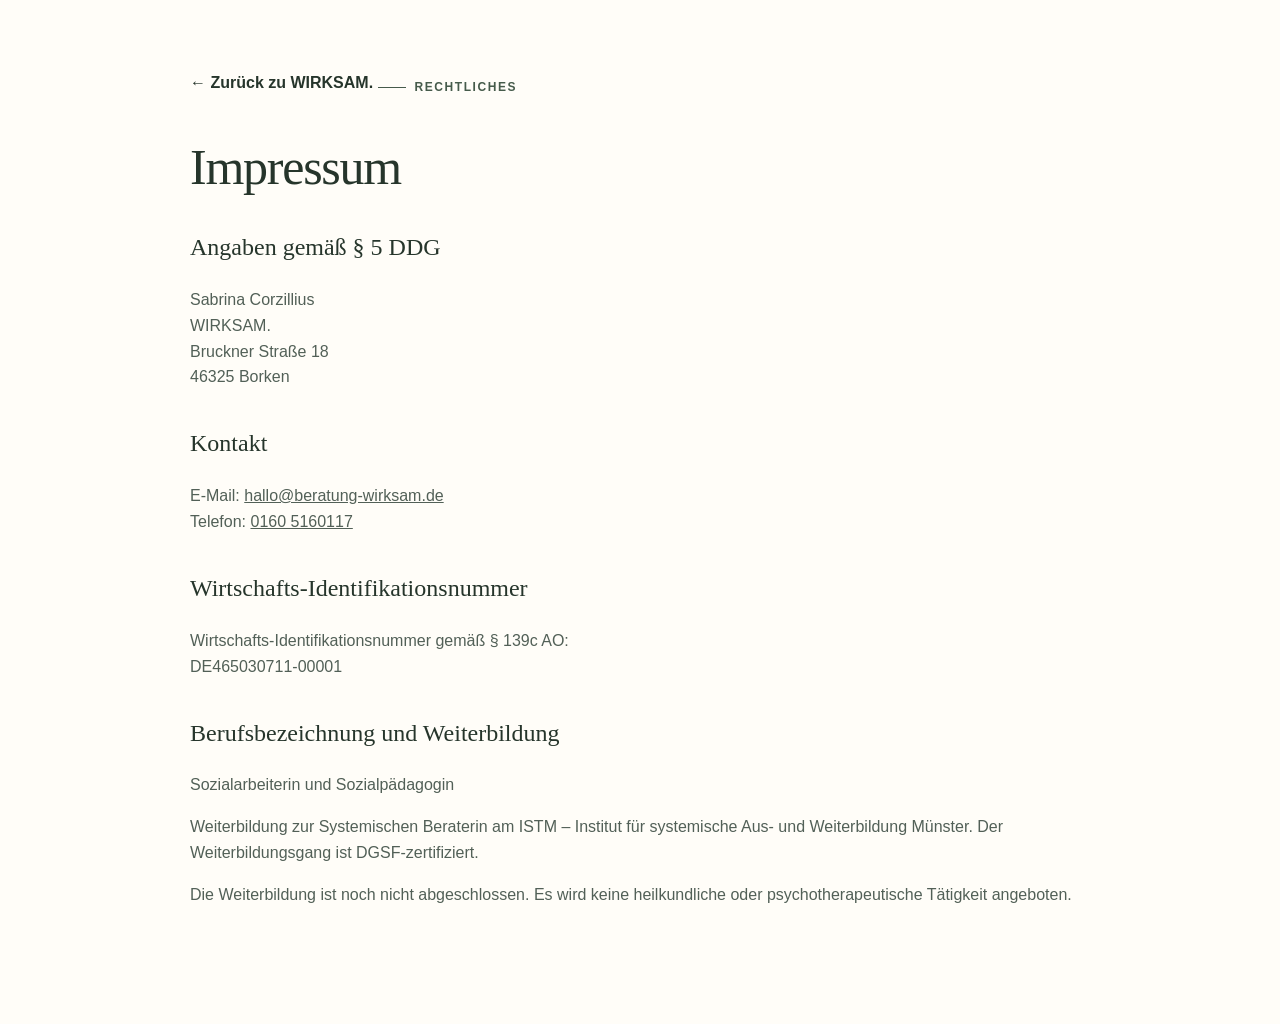
<file: impressum.html>
<!doctype html>
<html lang="de"><head><meta charset="utf-8"><meta name="viewport" content="width=device-width,initial-scale=1">
<title>Impressum | WIRKSAM.</title><link rel="icon" href="assets/favicon.svg" type="image/svg+xml"><link rel="stylesheet" href="styles.css"></head>
<body><main class="legal"><div class="container">
<a class="backlink" href="index.html">← Zurück zu WIRKSAM.</a>
<div class="eyebrow">Rechtliches</div><h1>Impressum</h1>
<h2>Angaben gemäß § 5 DDG</h2>
<p>Sabrina Corzillius<br>WIRKSAM.<br>Bruckner Straße 18<br>46325 Borken</p>
<h2>Kontakt</h2>
<p>E-Mail: <a href="mailto:hallo@beratung-wirksam.de">hallo@beratung-wirksam.de</a><br>Telefon: <a href="tel:+491605160117">0160 5160117</a></p>
<h2>Wirtschafts-Identifikationsnummer</h2>
<p>Wirtschafts-Identifikationsnummer gemäß § 139c AO:<br>DE465030711-00001</p>
<h2>Berufsbezeichnung und Weiterbildung</h2>
<p>Sozialarbeiterin und Sozialpädagogin</p>
<p>Weiterbildung zur Systemischen Beraterin am ISTM – Institut für systemische Aus- und Weiterbildung Münster. Der Weiterbildungsgang ist DGSF-zertifiziert.</p>
<p>Die Weiterbildung ist noch nicht abgeschlossen. Es wird keine heilkundliche oder psychotherapeutische Tätigkeit angeboten.</p>
</div></main></body></html>
</file>
<file: styles.css>
:root{
  --ink:#26352b;
  --ink-soft:#526057;
  --green:#465b4b;
  --green-deep:#35463a;
  --sage:#dfe5da;
  --sage-light:#edf1e9;
  --cream:#f7f2e8;
  --paper:#fffdf8;
  --sand:#e8ddcc;
  --line:#d9d7cf;
  --white:#ffffff;
  --shadow:0 18px 50px rgba(47,62,51,.09);
  --radius:28px;
  --radius-sm:18px;
  --max:1180px;
}
*{box-sizing:border-box}
html{scroll-behavior:smooth}
body{
  margin:0;
  color:var(--ink);
  background:var(--paper);
  font-family:Inter,ui-sans-serif,-apple-system,BlinkMacSystemFont,"Segoe UI",Roboto,Helvetica,Arial,sans-serif;
  line-height:1.62;
  -webkit-font-smoothing:antialiased;
}
img{display:block;max-width:100%}
a{color:inherit}
button,a{touch-action:manipulation}
.container{width:min(var(--max),calc(100% - 40px));margin:auto}
.skip-link{position:absolute;left:-9999px;top:auto}
.skip-link:focus{left:16px;top:16px;z-index:999;background:#fff;padding:12px 16px;border-radius:10px}
.site-header{
  position:sticky;top:0;z-index:50;
  background:rgba(255,253,248,.92);
  backdrop-filter:blur(14px);
  border-bottom:1px solid rgba(70,91,75,.10);
}
.nav{min-height:76px;display:flex;align-items:center;gap:26px}
.brand{text-decoration:none;line-height:1}
.brand strong{
  display:block;font-family:Georgia,"Times New Roman",serif;font-size:27px;letter-spacing:.02em
}
.brand span{display:block;margin-top:7px;color:var(--ink-soft);font-size:11px;letter-spacing:.16em;text-transform:uppercase}
.nav-links{margin-left:auto;display:flex;align-items:center;gap:24px;font-size:14px;font-weight:650}
.nav-links a{text-decoration:none}
.nav-links a:hover{text-decoration:underline;text-underline-offset:4px}
.nav-instagram{
  width:42px;height:42px;border:1px solid var(--line);border-radius:50%;
  display:grid!important;place-items:center;background:#fff
}
.nav-instagram svg{width:20px;height:20px}
.btn{
  display:inline-flex;align-items:center;justify-content:center;gap:9px;
  min-height:48px;padding:12px 19px;border-radius:999px;text-decoration:none;
  border:1px solid transparent;font-weight:750;font-size:15px;
  transition:transform .18s ease,box-shadow .18s ease,background .18s ease
}
.btn svg{width:20px;height:20px;flex:0 0 20px}
.btn:hover{transform:translateY(-1px)}
.btn-primary{background:var(--green);color:#fff;box-shadow:0 10px 24px rgba(53,70,58,.16)}
.btn-primary:hover{background:var(--green-deep)}
.btn-secondary{background:transparent;border-color:rgba(38,53,43,.22)}
.btn-soft{background:var(--sage-light);color:var(--ink)}
.eyebrow{
  display:inline-flex;align-items:center;gap:9px;
  color:var(--green);font-size:12px;font-weight:800;letter-spacing:.13em;text-transform:uppercase
}
.eyebrow:before{content:"";width:28px;height:1px;background:var(--green)}
.hero{padding:74px 0 54px;background:linear-gradient(180deg,var(--cream) 0%,#fbf8f2 100%)}
.hero-grid{display:grid;grid-template-columns:1.02fr .98fr;align-items:center;gap:68px}
.hero h1,.section h2,.legal h1{
  font-family:Georgia,"Times New Roman",serif;
  font-weight:500;line-height:1.08;letter-spacing:-.025em;margin:18px 0 22px
}
.hero h1{font-size:clamp(45px,6vw,76px);max-width:760px}
.lead{font-size:clamp(18px,2vw,21px);color:var(--ink-soft);max-width:690px}
.hero-quote{font-family:Georgia,"Times New Roman",serif;font-size:21px;color:var(--green);margin:24px 0}
.cta-row{display:flex;flex-wrap:wrap;gap:12px;margin-top:28px}
.microcopy{font-size:13px;color:var(--ink-soft);margin-top:13px}
.hero-photo{position:relative}
.hero-photo:before{
  content:"";position:absolute;inset:24px -20px -20px 24px;border-radius:var(--radius);background:var(--sage);z-index:0
}
.hero-photo img{
  position:relative;z-index:1;width:100%;aspect-ratio:4/5;object-fit:cover;object-position:52% 48%;
  border-radius:var(--radius);box-shadow:var(--shadow)
}
.trustbar{padding:26px 0;background:#fff;border-top:1px solid rgba(70,91,75,.09);border-bottom:1px solid rgba(70,91,75,.09)}
.trustgrid{display:grid;grid-template-columns:repeat(3,1fr);gap:12px}
.trustitem{display:flex;gap:12px;align-items:flex-start;padding:10px 12px}
.check{
  flex:0 0 28px;width:28px;height:28px;border-radius:50%;background:var(--sage-light);
  display:grid;place-items:center;color:var(--green);font-weight:900
}
.trustitem strong{display:block;font-size:14px}
.trustitem span{display:block;color:var(--ink-soft);font-size:13px;margin-top:2px}
.section{padding:92px 0}
.section.alt{background:var(--cream)}
.section.soft{background:var(--sage-light)}
.section-head{max-width:780px;margin-bottom:42px}
.section h2{font-size:clamp(36px,4.8vw,58px)}
.section p{color:var(--ink-soft)}
.cards{display:grid;grid-template-columns:repeat(3,1fr);gap:18px}
.card{
  background:#fff;border:1px solid rgba(70,91,75,.10);border-radius:var(--radius-sm);
  padding:30px;min-height:250px;box-shadow:0 10px 30px rgba(47,62,51,.04)
}
.card-number{font-family:Georgia,serif;color:#829184;font-size:17px}
.card h3{font-family:Georgia,serif;font-size:27px;font-weight:500;margin:32px 0 10px}
.card p{margin:0}
.goodfit{
  display:grid;grid-template-columns:.92fr 1.08fr;gap:54px;align-items:start
}
.goodfit-panel{background:#fff;border-radius:var(--radius);padding:38px;box-shadow:var(--shadow)}
.goodfit-list{list-style:none;margin:0;padding:0}
.goodfit-list li{
  display:grid;grid-template-columns:26px 1fr;gap:12px;
  padding:14px 0;border-bottom:1px solid #ebe8df;color:var(--ink-soft)
}
.goodfit-list li:last-child{border-bottom:0}
.goodfit-list b{color:var(--ink);font-weight:720}
.about-grid{display:grid;grid-template-columns:.95fr 1.05fr;gap:70px;align-items:center}
.about-photo-wrap{position:relative}
.about-photo-wrap img{
  width:100%;aspect-ratio:4/5;object-fit:cover;object-position:50% 56%;
  border-radius:var(--radius);box-shadow:var(--shadow)
}
.about-photo-wrap:after{
  content:"";position:absolute;width:118px;height:118px;right:-22px;bottom:-22px;
  border-radius:50%;background:var(--sand);z-index:-1
}
.about-copy .quote{
  margin:26px 0;padding:24px 0 24px 24px;border-left:3px solid var(--green);
  font-family:Georgia,serif;font-size:22px;line-height:1.45;color:var(--ink)
}
.credentials{margin-top:26px;padding-top:22px;border-top:1px solid var(--line);font-size:14px;color:var(--ink-soft)}
.credentials strong{color:var(--ink)}
.systemic-grid{display:grid;grid-template-columns:1.08fr .92fr;gap:54px;align-items:center}
.principles{display:grid;gap:14px}
.principle{padding:18px 20px;border-radius:16px;background:#fff;border:1px solid rgba(70,91,75,.10)}
.principle strong{display:block;margin-bottom:3px}
.steps{display:grid;grid-template-columns:repeat(3,1fr);gap:18px}
.step{
  position:relative;background:#fff;border-radius:var(--radius-sm);padding:30px;border:1px solid rgba(70,91,75,.10)
}
.step .num{
  width:44px;height:44px;border-radius:50%;display:grid;place-items:center;
  background:var(--green);color:#fff;font-family:Georgia,serif;font-size:20px
}
.step h3{font-family:Georgia,serif;font-size:25px;font-weight:500;margin:18px 0 8px}
.price-note{
  margin-top:22px;padding:18px 20px;border-radius:16px;background:#fff9ee;border:1px solid #eadfca;color:var(--ink-soft);font-size:14px
}
.contact{background:var(--green-deep);color:#fff}
.contact .eyebrow{color:#dce5dc}
.contact .eyebrow:before{background:#dce5dc}
.contact h2{color:#fff}
.contact p{color:#dce5dc}
.contact-grid{display:grid;grid-template-columns:.9fr 1.1fr;gap:64px;align-items:start}
.contact-cards{display:grid;grid-template-columns:1fr 1fr;gap:14px}
.contact-card{
  display:flex;align-items:center;gap:14px;padding:18px;border-radius:18px;
  color:#fff;text-decoration:none;background:rgba(255,255,255,.08);border:1px solid rgba(255,255,255,.14)
}
.contact-card:hover{background:rgba(255,255,255,.12)}
.contact-icon{
  width:42px;height:42px;flex:0 0 42px;border-radius:50%;display:grid;place-items:center;background:#f6f0e5;color:var(--green-deep)
}
.contact-icon svg{width:20px;height:20px}
.contact-card small{display:block;color:#cbd6cd}
.contact-card strong{display:block;font-size:15px}
.contact-note{
  margin-top:16px;padding:16px 18px;border:1px solid rgba(255,255,255,.15);border-radius:16px;
  font-size:13px;color:#dce5dc
}
.instagram-strip{
  margin-top:24px;display:flex;align-items:center;gap:12px;font-size:14px
}
.instagram-strip a{font-weight:800;text-underline-offset:4px}
.footer{padding:34px 0;background:#26352b;color:#cbd6cd;font-size:13px}
.footer-row{display:flex;justify-content:space-between;gap:28px;align-items:center}
.footer a{color:#fff;text-decoration:none;margin-left:18px}
.footer a:hover{text-decoration:underline}
.disclaimer{max-width:850px;margin-top:20px;color:#aebbb1;font-size:12px}
.mobile-actions{display:none}
.legal{padding:70px 0 100px}
.legal .container{max-width:900px}
.legal h1{font-size:50px}
.legal h2{font-family:Georgia,serif;font-weight:500;margin-top:34px}
.legal p,.legal li{color:var(--ink-soft)}
.backlink{display:inline-flex;margin-bottom:26px;text-decoration:none;font-weight:700}
@media(max-width:900px){
  .hero-grid,.about-grid,.goodfit,.systemic-grid,.contact-grid{grid-template-columns:1fr}
  .hero{padding-top:46px}.hero-grid{gap:42px}
  .hero-photo{max-width:640px}
  .cards,.steps{grid-template-columns:1fr}
  .trustgrid{grid-template-columns:1fr}
  .nav-links a:not(.nav-instagram):not(.nav-contact){display:none}
  .contact-cards{grid-template-columns:1fr 1fr}
}
@media(max-width:620px){
  body{padding-bottom:66px}
  .container{width:min(100% - 28px,var(--max))}
  .nav{min-height:68px}
  .brand strong{font-size:23px}
  .brand span{font-size:9px}
  .nav-contact{display:none!important}
  .hero h1{font-size:45px}
  .hero-photo:before{inset:16px -8px -12px 14px}
  .hero-photo img,.about-photo-wrap img{
    aspect-ratio:auto;height:auto;object-fit:contain;object-position:center
  }
  .section{padding:68px 0}
  .section h2{font-size:38px}
  .cards,.steps,.contact-cards{grid-template-columns:1fr}
  .card{min-height:auto}
  .about-grid,.goodfit,.systemic-grid,.contact-grid{gap:36px}
  .goodfit-panel{padding:24px}
  .footer-row{display:block}
  .footer-links{margin-top:12px}
  .footer a{margin-left:0;margin-right:16px}
  .mobile-actions{
    display:grid;grid-template-columns:1fr 1fr;position:fixed;bottom:0;left:0;right:0;z-index:90;
    background:#fff;border-top:1px solid var(--line);padding:8px 10px calc(8px + env(safe-area-inset-bottom));
    box-shadow:0 -8px 24px rgba(38,53,43,.08)
  }
  .mobile-actions a{
    display:flex;align-items:center;justify-content:center;gap:8px;text-decoration:none;
    min-height:48px;border-radius:14px;font-weight:800;font-size:14px
  }
  .mobile-actions svg{width:20px;height:20px;flex:0 0 20px}
  .mobile-actions .wa{background:var(--green);color:#fff}
  .mobile-actions .call{background:var(--sage-light);color:var(--ink)}
}
</file>
